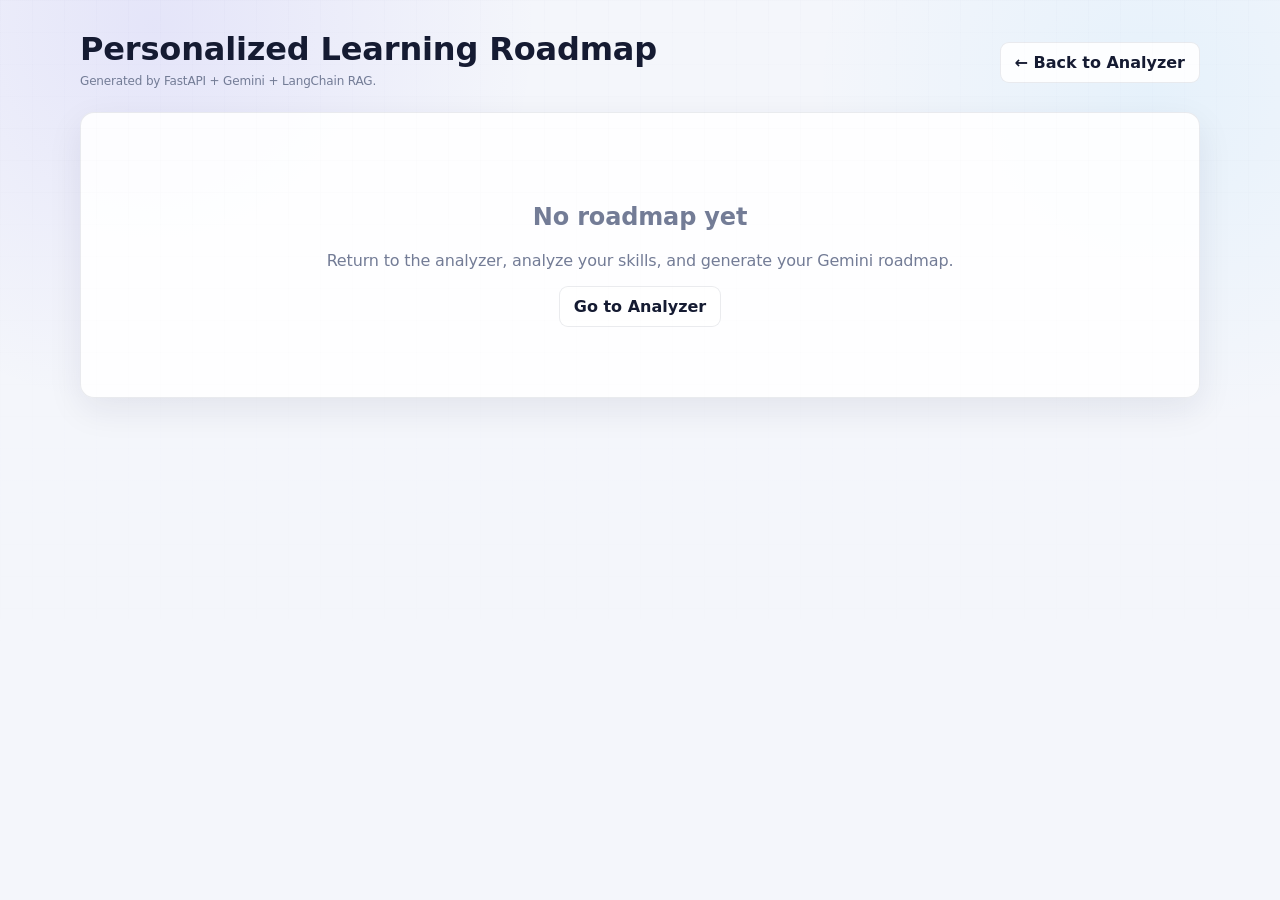
<file: frontend/roadmap.html>
<html><head><meta charset='UTF-8'><meta name='viewport' content='width=device-width,initial-scale=1.0'><title>Personalized Roadmap</title><style>
:root{
  --nav:#071126;--nav2:#101b39;--primary:#5b4ce6;--primary2:#7668f5;
  --bg:#f7f8fc;--card:#fff;--text:#17203a;--muted:#6c7690;
  --border:#e4e7ef;--green:#18ae72;--orange:#f39a16;--red:#ef3f45;
}
*{box-sizing:border-box}
body{margin:0;font-family:Inter,ui-sans-serif,system-ui,-apple-system,BlinkMacSystemFont,"Segoe UI",sans-serif;background:var(--bg);color:var(--text)}
button,input,select{font:inherit}
button{cursor:pointer}
.app{min-height:100vh;display:grid;grid-template-columns:252px 1fr}
.sidebar{background:linear-gradient(180deg,#071126,#0c1631);color:#fff;padding:22px 15px;display:flex;flex-direction:column}
.logo{display:flex;align-items:center;gap:12px;padding:0 7px 20px;border-bottom:1px solid rgba(255,255,255,.14)}
.logoIcon{width:48px;height:48px;border:3px solid #7466ef;border-radius:50%;display:grid;place-items:center;font-size:24px}
.logoTitle{font-size:21px;font-weight:800;line-height:1}.logoTitle span{color:#8579ff}
.nav{margin-top:20px;display:grid;gap:7px}
.nav button{border:0;background:transparent;color:#e4e8f7;border-radius:9px;padding:12px 15px;text-align:left;display:flex;gap:14px;align-items:center;font-size:14px}
.nav button.active,.nav button:hover{background:#5146d8;color:#fff}
.navIcon{width:24px;text-align:center;font-size:20px}
.themeBox{margin-top:22px;border:1px solid rgba(255,255,255,.2);background:rgba(255,255,255,.05);border-radius:14px;padding:15px}
.themeHeader{display:flex;justify-content:space-between;font-size:13px;font-weight:700;margin-bottom:9px}
.themeOption{width:100%;border:0;background:transparent;color:#dce2f2;border-radius:9px;padding:10px;text-align:left;font-size:12px}
.themeOption.active{background:#5146d8;color:#fff}
.themeDot{display:inline-block;width:19px;height:19px;border-radius:50%;vertical-align:middle;margin-right:8px;background:#fff}
.proTip{margin-top:auto;border-radius:14px;padding:17px;background:linear-gradient(145deg,#3d3198,#4f45db);border:1px solid #7669ed}
.proTip h4{margin:0 0 10px;font-size:13px}.proTip p{font-size:12px;line-height:1.6;opacity:.9}
.proTip button{width:100%;border:0;border-radius:8px;background:#6558f0;color:#fff;padding:10px;font-weight:700}

.main{padding:13px 18px 25px;min-width:0}
.header{display:flex;justify-content:space-between;align-items:center;margin-bottom:10px}
.header h1{font-size:21px;margin:0 0 3px}.header p{margin:0;color:var(--muted);font-size:12px}
.headerActions{display:flex;align-items:center;gap:12px}
.scoreTop{border:1px solid var(--border);border-radius:10px;background:#fff;padding:7px 16px;text-align:center}.scoreTop b{display:block;color:#17a66b;font-size:23px}.scoreTop span{font-size:10px;color:#17a66b}
.themeBtn{width:42px;height:42px;border:1px solid var(--border);background:#fff;border-radius:50%;font-size:19px}.avatar{width:39px;height:39px;background:#17203a;color:#fff;border-radius:50%;display:grid;place-items:center;font-weight:700}

.grid{display:grid;grid-template-columns:minmax(0,1.08fr) minmax(0,1fr) minmax(235px,.55fr);gap:16px}
.card{background:var(--card);border:1px solid var(--border);border-radius:11px;padding:16px;min-width:0}
.heroLeft{min-height:330px}.heroRight{min-height:330px;display:flex;align-items:center}
.label{font-size:13px;font-weight:800;margin-bottom:8px}
select,.skillInputWrap{width:100%;height:44px;border:1px solid var(--border);border-radius:8px;background:#fff;color:var(--text)}
select{padding:0 12px}
.skillInputWrap{height:auto;min-height:83px;padding:9px;display:flex;flex-wrap:wrap;align-content:flex-start;gap:7px}
.tag{background:#f0f0f4;border-radius:6px;padding:6px 8px;font-size:11px;display:flex;gap:7px;align-items:center}.tag button{border:0;background:none;padding:0;color:#6e7486}
.skillInput{border:0;outline:0;min-width:150px;flex:1;padding:5px;background:transparent}
.tip{font-size:10px;color:var(--muted);margin:8px 0 13px}
.actionRow{display:flex;gap:10px}.primary{flex:1;border:0;border-radius:8px;background:var(--primary);color:#fff;padding:11px;font-weight:700}.secondary{border:1px solid var(--border);border-radius:8px;background:#fff;color:var(--primary);padding:11px 22px;font-weight:600}
.aiTitle{color:var(--primary);font-size:16px;font-weight:800;margin-bottom:10px}.aiText{font-size:11px;color:var(--muted);line-height:1.65;max-width:280px}.checks{display:grid;gap:9px;margin-top:16px;font-size:11px}.checks span:before{content:"✓";width:18px;height:18px;border-radius:50%;display:inline-grid;place-items:center;background:#dff7ec;color:var(--green);margin-right:8px;font-weight:800}
.aiVisual{margin-left:auto;font-size:68px;color:#776bf0;opacity:.55;line-height:.8}

.sectionTitle{font-size:13px;font-weight:800;display:flex;align-items:center;gap:8px;margin-bottom:13px}.sectionTitle span{color:var(--primary)}
.resultsCard{grid-column:1 / 2}.roadmapCard{grid-column:2 / 3}.reviewCard{grid-column:3 / 4;grid-row:1 / span 2}
.analysis{display:grid;grid-template-columns:135px 1fr;gap:15px;align-items:center}
.ring{width:125px;height:125px;border-radius:50%;background:conic-gradient(var(--primary) 0 55%,#e7e9ee 55% 100%);display:grid;place-items:center;position:relative}
.ring:after{content:"";position:absolute;width:95px;height:95px;border-radius:50%;background:#fff}
.ringInner{position:relative;z-index:1;text-align:center}.ringInner b{display:block;font-size:26px}.ringInner small{font-size:9px;color:var(--muted)}
.twoLists{display:grid;grid-template-columns:1fr 1fr;gap:10px}.listTitle{font-size:10px;font-weight:800;margin-bottom:7px}.green{color:var(--green)}.red{color:var(--red)}
.skillRow{display:flex;justify-content:space-between;gap:4px;padding:7px;border-radius:6px;font-size:10px;margin-bottom:5px}.goodRow{background:#effaf5}.gapRow{background:#fff5ea}
.badge{font-size:8px;padding:2px 5px;border-radius:5px;font-weight:700}.high{background:#ffe4e5;color:#d63138}.medium{background:#fff0d8;color:#c57900}
.foundation{font-size:9px;color:var(--muted);line-height:1.5;margin-top:8px}
.roadHeader{display:flex;justify-content:space-between;align-items:center}.generate{border:0;background:var(--primary);color:#fff;border-radius:7px;padding:9px 11px;font-size:10px;font-weight:700}
.roadItem{display:grid;grid-template-columns:28px 1fr auto;gap:10px;padding:10px 0;border-bottom:1px solid var(--border);align-items:start}.roadNum{width:25px;height:25px;border-radius:50%;display:grid;place-items:center;color:#fff;font-weight:800;font-size:11px;background:var(--primary)}.roadItem:nth-child(3) .roadNum{background:#f39a16}.roadItem:nth-child(4) .roadNum{background:#f39a16}.roadItem:nth-child(5) .roadNum{background:#22b777}
.roadItem h4{font-size:11px;margin:0}.roadItem p{font-size:9px;color:var(--muted);line-height:1.5;margin:4px 0 0}.details{border:1px solid var(--border);background:#fff;border-radius:6px;padding:7px;font-size:9px}.time{font-size:9px;color:var(--muted);white-space:nowrap}.fullRoadmap{width:100%;margin-top:9px;border:1px solid #cfc9ff;background:#faf9ff;color:var(--primary);border-radius:7px;padding:9px;font-size:10px;font-weight:700}

.resources{grid-column:1 / 3}.resourceGrid{display:grid;grid-template-columns:repeat(4,1fr);gap:9px}.resource{border:1px solid var(--border);border-radius:8px;padding:9px;display:flex;gap:8px;align-items:center}.resourceIcon{width:30px;height:30px;border-radius:50%;display:grid;place-items:center;background:#edf0ff;color:var(--primary);font-size:15px}.resource b{display:block;font-size:9px}.resource span{font-size:8px;color:var(--muted)}
.reviewCard{padding:15px}.reviewBlock{border-bottom:1px solid var(--border);padding-bottom:13px;margin-bottom:13px}.reviewBlock:last-child{border-bottom:0}.reviewTitle{font-size:11px;font-weight:800;color:var(--primary);margin-bottom:8px}.reviewText,.reviewList li{font-size:9px;line-height:1.6;color:var(--muted)}.reviewList{padding-left:15px;margin:5px 0}.reviewList.good li::marker{color:var(--green)}.reviewList.warn li::marker{color:var(--orange)}.verdict{background:#faf9ff;border-radius:9px;padding:12px}.verdict b{color:var(--primary);font-size:10px}

.toast{position:fixed;right:20px;bottom:20px;background:#17203a;color:#fff;padding:10px 14px;border-radius:8px;font-size:11px;display:none}.toast.show{display:block}

body.dark{--bg:#0b1020;--card:#151c31;--text:#edf1ff;--muted:#9da8c2;--border:#2a3450}
body.dark .scoreTop,body.dark .themeBtn,body.dark .secondary,body.dark select,body.dark .skillInputWrap,body.dark .details,body.dark .fullRoadmap{background:var(--card);color:var(--text)}
body.dark .ring:after{background:var(--card)}body.dark .tag{background:#252d45}
body.ocean{--primary:#087fa5;--bg:#f1f8fa}.ocean .ring{background:conic-gradient(var(--primary) 0 55%,#dfe9ed 55%)} 
body.forest{--primary:#16865e;--bg:#f2f8f4}.forest .ring{background:conic-gradient(var(--primary) 0 55%,#e2ebe6 55%)}
body.sunset{--primary:#d55a32;--bg:#fff7f2}.sunset .ring{background:conic-gradient(var(--primary) 0 55%,#f0e2dc 55%)}

@media(max-width:1200px){.grid{grid-template-columns:1fr 1fr}.reviewCard{grid-column:1 / 3;grid-row:auto}.resources{grid-column:1 / 3}}
@media(max-width:760px){.app{grid-template-columns:1fr}.sidebar{display:none}.main{padding:14px}.grid{grid-template-columns:1fr}.reviewCard,.resources,.resultsCard,.roadmapCard{grid-column:1}.header{gap:10px}.scoreTop{display:none}.heroRight{min-height:230px}.analysis{grid-template-columns:1fr}.resourceGrid{grid-template-columns:1fr 1fr}}
@media(max-width:450px){.resourceGrid{grid-template-columns:1fr}.twoLists{grid-template-columns:1fr}.roadItem{grid-template-columns:28px 1fr}.details{grid-column:2;justify-self:start}}


:root{
  --bg:#f4f6fb;--card:rgba(255,255,255,.9);--text:#151b32;--muted:#737c96;
  --border:rgba(26,36,67,.09);--primary:#6557e8;--primary2:#8a7ff8;
  --glow:rgba(101,87,232,.22);--shadow:0 12px 35px rgba(25,31,61,.08);
  --shadow-hover:0 18px 45px rgba(25,31,61,.13)
}
body{
  background:
    radial-gradient(circle at 12% 3%,rgba(101,87,232,.11),transparent 27%),
    radial-gradient(circle at 90% 10%,rgba(61,185,255,.08),transparent 24%),var(--bg);
  letter-spacing:-.01em
}
body:before{
  content:"";position:fixed;inset:0;pointer-events:none;
  background-image:linear-gradient(rgba(100,100,130,.025) 1px,transparent 1px),
  linear-gradient(90deg,rgba(100,100,130,.025) 1px,transparent 1px);
  background-size:32px 32px;mask-image:linear-gradient(to bottom,rgba(0,0,0,.6),transparent 80%)
}
.sidebar{
  background:radial-gradient(circle at 15% 0%,rgba(124,112,255,.22),transparent 27%),
  linear-gradient(180deg,#060e22,#0b1530 58%,#0a1228);
  box-shadow:10px 0 40px rgba(3,8,25,.12)
}
.logoIcon{box-shadow:0 0 0 5px rgba(116,102,239,.08),0 0 28px rgba(116,102,239,.22)}
.nav button{transition:transform .18s,background .18s,box-shadow .18s}
.nav button:hover{transform:translateX(3px)}
.nav button.active{background:linear-gradient(100deg,#5a4ddd,#7164ed);box-shadow:0 9px 22px rgba(91,76,221,.28)}
.themeBox{backdrop-filter:blur(12px);background:rgba(255,255,255,.055)}
.main{position:relative}
.header{padding:4px 3px 10px}
.header h1{font-size:24px;letter-spacing:-.035em}
.scoreTop{box-shadow:var(--shadow);background:rgba(255,255,255,.82);backdrop-filter:blur(10px)}
.themeBtn,.avatar{box-shadow:0 8px 20px rgba(28,35,67,.08)}
.card{
  background:var(--card);backdrop-filter:blur(16px);
  border:1px solid rgba(255,255,255,.8);box-shadow:var(--shadow);
  transition:transform .2s,box-shadow .2s,border-color .2s
}
.card:hover{box-shadow:var(--shadow-hover);border-color:rgba(101,87,232,.13)}
.heroLeft,.heroRight{position:relative;overflow:hidden}
.heroLeft:before,.heroRight:before{
  content:"";position:absolute;width:190px;height:190px;border-radius:50%;
  background:radial-gradient(circle,rgba(101,87,232,.12),transparent 68%);
  right:-75px;top:-80px
}
select,.skillInputWrap{
  box-shadow:inset 0 1px 3px rgba(25,30,60,.025);
  transition:border-color .18s,box-shadow .18s
}
select:focus,.skillInputWrap:focus-within{
  outline:none;border-color:rgba(101,87,232,.5);
  box-shadow:0 0 0 4px rgba(101,87,232,.09)
}
.tag{
  background:linear-gradient(135deg,#f0efff,#f8f7ff);
  border:1px solid rgba(101,87,232,.08);
  box-shadow:0 2px 7px rgba(30,35,70,.04);
  transition:transform .15s,box-shadow .15s
}
.tag:hover{transform:translateY(-1px);box-shadow:0 5px 12px rgba(30,35,70,.08)}
.primary{
  background:linear-gradient(135deg,var(--primary),var(--primary2));
  box-shadow:0 9px 20px var(--glow);
  transition:transform .16s,box-shadow .16s,filter .16s
}
.primary:hover{transform:translateY(-2px);box-shadow:0 13px 26px rgba(101,87,232,.28);filter:saturate(1.05)}
.primary:active{transform:translateY(0)}
.secondary{transition:transform .16s,border-color .16s,box-shadow .16s}
.secondary:hover{transform:translateY(-1px);border-color:rgba(101,87,232,.25);box-shadow:0 7px 17px rgba(30,35,70,.06)}
.aiVisual{filter:drop-shadow(0 12px 20px rgba(101,87,232,.15))}
.checks span{display:flex;align-items:center}
.checks span:before{
  content:"✓";width:18px;height:18px;display:grid;place-items:center;border-radius:50%;
  background:#e8faf2;color:#17a66b;margin-right:7px;font-weight:800;font-size:9px
}
.ring{box-shadow:0 10px 30px rgba(101,87,232,.12)}
.reviewCard{background:linear-gradient(180deg,rgba(250,249,255,.96),rgba(255,255,255,.9))}
.roadItem{transition:background .16s,transform .16s;border-radius:9px}
.roadItem:hover{background:rgba(101,87,232,.035);transform:translateX(2px)}
.roadNum{box-shadow:0 5px 13px rgba(101,87,232,.18)}
.details{transition:background .15s,color .15s,border-color .15s}
.details:hover{background:#f5f3ff;color:var(--primary);border-color:#c9c3ff}
.resource{transition:transform .18s,box-shadow .18s,border-color .18s}
.resource:hover{transform:translateY(-3px);box-shadow:0 10px 22px rgba(30,35,70,.08);border-color:rgba(101,87,232,.18)}
.resourceIcon{box-shadow:0 5px 13px rgba(101,87,232,.1)}
.sectionTitle{letter-spacing:-.02em}
.sectionTitle span{display:grid;place-items:center;width:25px;height:25px;border-radius:7px;background:#efedff}
.fullRoadmap{background:linear-gradient(90deg,#faf9ff,#f5f3ff);transition:transform .15s,box-shadow .15s}
.fullRoadmap:hover{transform:translateY(-1px);box-shadow:0 7px 17px rgba(101,87,232,.09)}
.proTip{display:none!important}
body.dark{
  --bg:#080d1c;--card:rgba(19,27,48,.9);--text:#eef2ff;--muted:#9ca7c0;
  --border:rgba(255,255,255,.08);--shadow:0 15px 40px rgba(0,0,0,.24)
}
body.dark .scoreTop,body.dark .themeBtn,body.dark .secondary,
body.dark select,body.dark .skillInputWrap,body.dark .details,body.dark .fullRoadmap{background:rgba(20,28,49,.9);color:var(--text)}
body.dark .tag{background:#202942;color:#eef2ff}
body.ocean{--primary:#087fa5;--primary2:#21b5d5;--glow:rgba(8,127,165,.2)}
body.forest{--primary:#16865e;--primary2:#28ae7c;--glow:rgba(22,134,94,.2)}
body.sunset{--primary:#d55a32;--primary2:#ef8a4c;--glow:rgba(213,90,50,.2)}
@media(min-width:1300px){.main{padding-left:22px;padding-right:22px}.grid{gap:18px}.card{padding:18px}}
@media(max-width:760px){.header h1{font-size:20px}.card{border-radius:14px}}


.modal-backdrop{position:fixed;inset:0;background:rgba(8,13,30,.48);backdrop-filter:blur(7px);display:grid;place-items:center;z-index:100;padding:18px}
.modal-card{position:relative;width:min(480px,100%);background:var(--card);color:var(--text);border:1px solid var(--border);border-radius:16px;padding:24px;box-shadow:0 25px 80px rgba(0,0,0,.22);animation:modalIn .2s ease}
.modal-close{position:absolute;right:13px;top:12px;border:0;background:transparent;color:var(--muted);font-size:24px;cursor:pointer}
.modal-kicker{font-size:9px;font-weight:800;letter-spacing:.12em;color:var(--primary);margin-bottom:7px}
.modal-card h2{margin:0 0 8px;font-size:20px}.modal-card p{font-size:11px;line-height:1.7;color:var(--muted);margin-bottom:18px}
@keyframes modalIn{from{opacity:0;transform:translateY(8px) scale(.98)}to{opacity:1;transform:none}}
button:disabled{opacity:.65;cursor:not-allowed;transform:none!important}

.roadmapEmpty{padding:22px 10px;color:var(--muted);font-size:11px;line-height:1.7;text-align:center;border:1px dashed var(--border);border-radius:9px}
.loadingOverlay{position:fixed;inset:0;background:rgba(8,13,30,.35);backdrop-filter:blur(4px);display:none;place-items:center;z-index:999}.loadingOverlay.show{display:grid}.loadingCard{background:var(--card);color:var(--text);padding:22px 26px;border-radius:16px;box-shadow:0 25px 80px rgba(0,0,0,.2);text-align:center}.spinner{width:30px;height:30px;border:3px solid var(--border);border-top-color:var(--primary);border-radius:50%;animation:spin .8s linear infinite;margin:0 auto 10px}@keyframes spin{to{transform:rotate(360deg)}}
.markdown{font-size:11px;line-height:1.75;color:var(--muted)}.markdown h2{font-size:16px;color:var(--text);margin:18px 0 8px}.markdown h3{font-size:13px;color:var(--primary);margin:14px 0 6px}.markdown strong{color:var(--text)}.markdown ul{padding-left:20px}.markdown li{margin:4px 0}
.roadPage{max-width:1180px;margin:0 auto;padding:30px}.roadTop{display:flex;justify-content:space-between;gap:20px;align-items:center;margin-bottom:18px}.backBtn{border:1px solid var(--border);background:var(--card);color:var(--text);border-radius:9px;padding:10px 14px;font-weight:700}.heroRoad{background:linear-gradient(135deg,rgba(101,87,232,.1),rgba(255,255,255,.65));border:1px solid var(--border);border-radius:18px;padding:24px;box-shadow:var(--shadow);margin-bottom:18px}.roadGrid{display:grid;grid-template-columns:2fr 1fr;gap:18px}.roadCard{background:var(--card);border:1px solid var(--border);border-radius:14px;padding:20px;box-shadow:var(--shadow)}.emptyRoad{text-align:center;padding:70px 20px;color:var(--muted)}.meta{display:flex;gap:8px;flex-wrap:wrap;margin-top:10px}.meta span{padding:6px 9px;border-radius:8px;background:rgba(101,87,232,.08);font-size:10px;color:var(--primary);font-weight:700}.focusList{display:grid;gap:8px;margin-top:10px}.focus{padding:10px;border:1px solid var(--border);border-radius:9px;font-size:11px}.focus b{color:var(--text)}@media(max-width:800px){.roadPage{padding:16px}.roadGrid{grid-template-columns:1fr}.roadTop{align-items:flex-start;flex-direction:column}}</style></head><body><div class='roadPage'><div class='roadTop'><div><h1 style='margin:0'>Personalized Learning Roadmap</h1><p style='color:var(--muted);font-size:12px;margin:6px 0'>Generated by FastAPI + Gemini + LangChain RAG.</p></div><button class='backBtn' onclick="location.href='/'">← Back to Analyzer</button></div><div id='content'></div></div><script>function esc(s){return String(s||"").replace(/[&<>"']/g,c=>({"&":"&amp;","<":"&lt;",">":"&gt;",'"':"&quot;","'":"&#039;"}[c]));}function md(s){let x=esc(s||"");x=x.replace(/^### (.*)$/gm,"<h3>$1</h3>").replace(/^## (.*)$/gm,"<h2>$1</h2>").replace(/^# (.*)$/gm,"<h2>$1</h2>").replace(/\*\*(.*?)\*\*/g,"<strong>$1</strong>").replace(/^\s*[-*] (.*)$/gm,"<li>$1</li>");x=x.replace(/(<li>.*<\/li>\n?)+/g,m=>"<ul>"+m+"</ul>").replace(/\n{2,}/g,"<br><br>").replace(/\n/g,"<br>");return x}const d=JSON.parse(localStorage.getItem("skillGapAnalysis")||"null"),r=localStorage.getItem("skillGapRoadmap")||"",c=document.getElementById("content");if(!d||!r){c.innerHTML='<div class="roadCard emptyRoad"><h2>No roadmap yet</h2><p>Return to the analyzer, analyze your skills, and generate your Gemini roadmap.</p><button class="backBtn" onclick="location.href=\'/\'">Go to Analyzer</button></div>'}else{const g=d.skill_gaps||[];c.innerHTML=`<div class="heroRoad"><div style="font-size:10px;color:var(--primary);font-weight:800;letter-spacing:.12em">TARGET ROLE</div><h2 style="margin:6px 0">${esc(d.role)}</h2><div class="meta"><span>Match ${esc(d.match_percentage)}%</span><span>${g.length} skill gaps</span><span>${d.matched_skills.length} matched skills</span></div></div><div class="roadGrid"><section class="roadCard"><div class="sectionTitle"><span>▱</span> AI-Generated Roadmap</div><div class="markdown">${md(r)}</div></section><aside class="roadCard"><div class="sectionTitle"><span>⚠</span> Skills to Close</div><div class="focusList">${g.map(x=>`<div class="focus"><b>${esc(x.skill)}</b><br><small>${esc(x.importance)} priority · ${esc(x.category)}</small></div>`).join("")}</div><button class="primary" style="width:100%;margin-top:15px" onclick="location.href='/'">← Analyze Again</button></aside></div>`}</script></body></html>
</file>
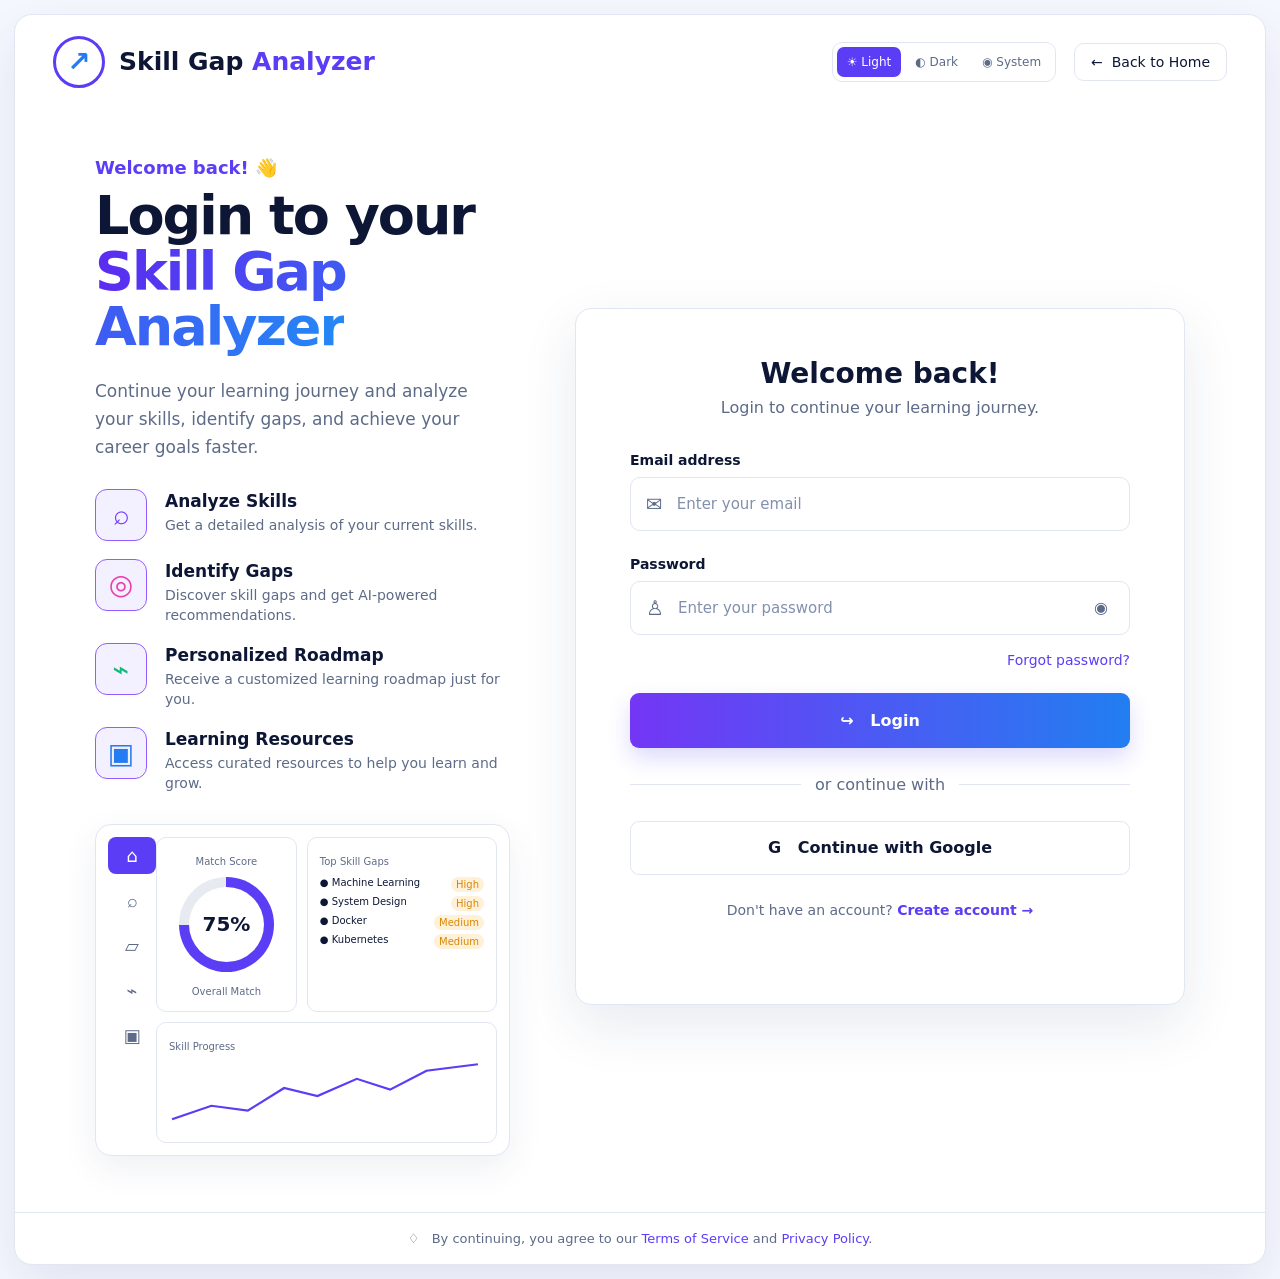
<file: frontend/auth/login.html>
<!DOCTYPE html>
<html lang="en">
<head>
<meta charset="UTF-8">
<meta name="viewport" content="width=device-width, initial-scale=1.0">
<title>Login | Skill Gap Analyzer</title>
<link rel="stylesheet" href="auth.css">

<style>
/* =========================================================
   LOGIN-SPECIFIC ERROR / RESET UI
   ========================================================= */

.auth-message {
  min-height: 22px;
  text-align: center;
  margin-top: 16px;
  padding: 0 4px;
  font-size: 13px;
  line-height: 1.5;
  font-weight: 600;
}

.auth-message.error {
  color: #d9364f;
}

.auth-message.success {
  color: #07966b;
}

.reset-box {
  margin: 20px 0 4px;
  padding: 18px;
  border: 1px solid var(--border);
  border-radius: 12px;
  background: var(--input);
}

.reset-box[hidden] {
  display: none;
}

.reset-box h3 {
  margin: 0 0 6px;
  font-size: 17px;
}

.reset-box p {
  margin: 0 0 16px;
  color: var(--muted);
  font-size: 13px;
  line-height: 1.5;
}

.reset-actions {
  display: grid;
  grid-template-columns: 1fr 1fr;
  gap: 10px;
}

.reset-actions button {
  height: 44px;
  border-radius: 8px;
  cursor: pointer;
}

.reset-submit {
  border: 0;
  background: linear-gradient(90deg,#7436f5,#227ef1);
  color: white;
  font-weight: 700;
}

.reset-cancel {
  border: 1px solid var(--border);
  background: var(--input);
  color: var(--text);
}
</style>
</head>

<body class="system">

<div class="page-shell">

<header class="topbar">

  <a class="brand" href="/">
    <span class="brand-mark">↗</span>
    <span>Skill Gap <b>Analyzer</b></span>
  </a>

  <div class="top-actions">

    <div class="theme-switcher">
      <button class="theme-btn" data-theme-choice="light">
        ☀ Light
      </button>

      <button class="theme-btn" data-theme-choice="dark">
        ◐ Dark
      </button>

      <button class="theme-btn" data-theme-choice="system">
        ◉ System
      </button>
    </div>

    <a class="back-home" href="/">
      ← &nbsp;Back to Home
    </a>

  </div>

</header>


<main class="auth-layout">


<section class="intro">

  <p class="eyebrow">
    Welcome back! 👋
  </p>

  <h1>
    Login to your<br>
    <span>Skill Gap Analyzer</span>
  </h1>

  <p class="intro-copy">
    Continue your learning journey and analyze your skills,
    identify gaps, and achieve your career goals faster.
  </p>


  <div class="feature-list">

    <div class="feature">
      <div class="feature-icon">⌕</div>

      <div>
        <strong>Analyze Skills</strong>
        <p>
          Get a detailed analysis of your current skills.
        </p>
      </div>
    </div>


    <div class="feature">
      <div class="feature-icon pink">◎</div>

      <div>
        <strong>Identify Gaps</strong>
        <p>
          Discover skill gaps and get AI-powered recommendations.
        </p>
      </div>
    </div>


    <div class="feature">
      <div class="feature-icon green">⌁</div>

      <div>
        <strong>Personalized Roadmap</strong>
        <p>
          Receive a customized learning roadmap just for you.
        </p>
      </div>
    </div>


    <div class="feature">
      <div class="feature-icon blue">▣</div>

      <div>
        <strong>Learning Resources</strong>
        <p>
          Access curated resources to help you learn and grow.
        </p>
      </div>
    </div>

  </div>


  <div class="mini-dashboard">

    <div class="mini-sidebar">
      <div class="mini-active">⌂</div>
      <div>⌕</div>
      <div>▱</div>
      <div>⌁</div>
      <div>▣</div>
    </div>

    <div class="mini-main">

      <div class="mini-cards">

        <div class="score-card">

          <small>Match Score</small>

          <div class="ring">
            <b>75%</b>
          </div>

          <small>Overall Match</small>

        </div>


        <div class="gap-card">

          <small>Top Skill Gaps</small>

          <p>
            ● Machine Learning
            <em>High</em>
          </p>

          <p>
            ● System Design
            <em>High</em>
          </p>

          <p>
            ● Docker
            <em>Medium</em>
          </p>

          <p>
            ● Kubernetes
            <em>Medium</em>
          </p>

        </div>

      </div>


      <div class="chart-card">

        <small>Skill Progress</small>

        <svg
          viewBox="0 0 520 130"
          preserveAspectRatio="none"
        >
          <polyline
            points="5,110 70,85 130,94 190,52 245,67 310,35 365,55 425,20 510,8"
            fill="none"
            stroke="currentColor"
            stroke-width="4"
          />
        </svg>

      </div>

    </div>

  </div>

</section>



<section class="auth-card">

  <div class="card-heading">

    <h2>
      Welcome back!
    </h2>

    <p>
      Login to continue your learning journey.
    </p>

  </div>


  <form id="loginForm" novalidate>

    <label>
      Email address
    </label>

    <div class="input-wrap">

      <span>✉</span>

      <input
        id="loginEmail"
        type="email"
        autocomplete="email"
        placeholder="Enter your email"
        required
      >

    </div>


    <label>
      Password
    </label>

    <div class="input-wrap">

      <span>♙</span>

      <input
        id="loginPassword"
        type="password"
        autocomplete="current-password"
        placeholder="Enter your password"
        required
      >

      <button
        class="password-toggle"
        type="button"
        data-toggle-password="loginPassword"
        aria-label="Show password"
      >
        ◉
      </button>

    </div>


    <div class="form-row">

      <span></span>

      <a
        href="#"
        id="forgotPassword"
      >
        Forgot password?
      </a>

    </div>


    <button
      class="primary-btn"
      type="submit"
    >
      ↪ &nbsp; Login
    </button>


    <!-- =====================================================
         FORGOT PASSWORD PANEL
         ===================================================== -->

    <div
      class="reset-box"
      id="resetBox"
      hidden
    >

      <h3>
        Reset your password
      </h3>

      <p>
        Enter the email you used to register and choose a new
        password.
      </p>


      <label>
        Account email
      </label>

      <div class="input-wrap">

        <span>✉</span>

        <input
          id="resetEmail"
          type="email"
          autocomplete="email"
          placeholder="Enter your account email"
        >

      </div>


      <label>
        New password
      </label>

      <div class="input-wrap">

        <span>♙</span>

        <input
          id="resetNewPassword"
          type="password"
          autocomplete="new-password"
          placeholder="At least 8 characters"
        >

        <button
          class="password-toggle"
          type="button"
          data-toggle-password="resetNewPassword"
          aria-label="Show password"
        >
          ◉
        </button>

      </div>


      <label>
        Confirm new password
      </label>

      <div class="input-wrap">

        <span>♙</span>

        <input
          id="resetConfirmPassword"
          type="password"
          autocomplete="new-password"
          placeholder="Confirm new password"
        >

        <button
          class="password-toggle"
          type="button"
          data-toggle-password="resetConfirmPassword"
          aria-label="Show password"
        >
          ◉
        </button>

      </div>


      <div class="reset-actions">

        <button
          type="button"
          class="reset-cancel"
          id="cancelReset"
        >
          Cancel
        </button>

        <button
          type="submit"
          form="resetForm"
          class="reset-submit"
        >
          Reset Password
        </button>

      </div>

    </div>


    <!-- Hidden form used by the reset panel -->
    <form id="resetForm" novalidate></form>


    <div class="divider">
      <span>
        or continue with
      </span>
    </div>


    <button
      class="google-btn"
      type="button"
      id="googleDemo"
    >
      G &nbsp; Continue with Google
    </button>


    <p class="switch-text">
      Don't have an account?
      <a href="register.html">
        Create account →
      </a>
    </p>


    <!--
      Error and success messages appear HERE on the screen.
      Examples:
      "Incorrect password. Please try again or use Forgot password."
      "No account was found with this email address."
      "Password reset successfully..."
    -->

    <div
      id="authMessage"
      class="auth-message"
      aria-live="polite"
    ></div>

  </form>

</section>

</main>


<footer>
  ♢ &nbsp;
  By continuing, you agree to our
  <a href="#">Terms of Service</a>
  and
  <a href="#">Privacy Policy</a>.
</footer>

</div>


<script src="auth.js"></script>

</body>
</html>
</file>
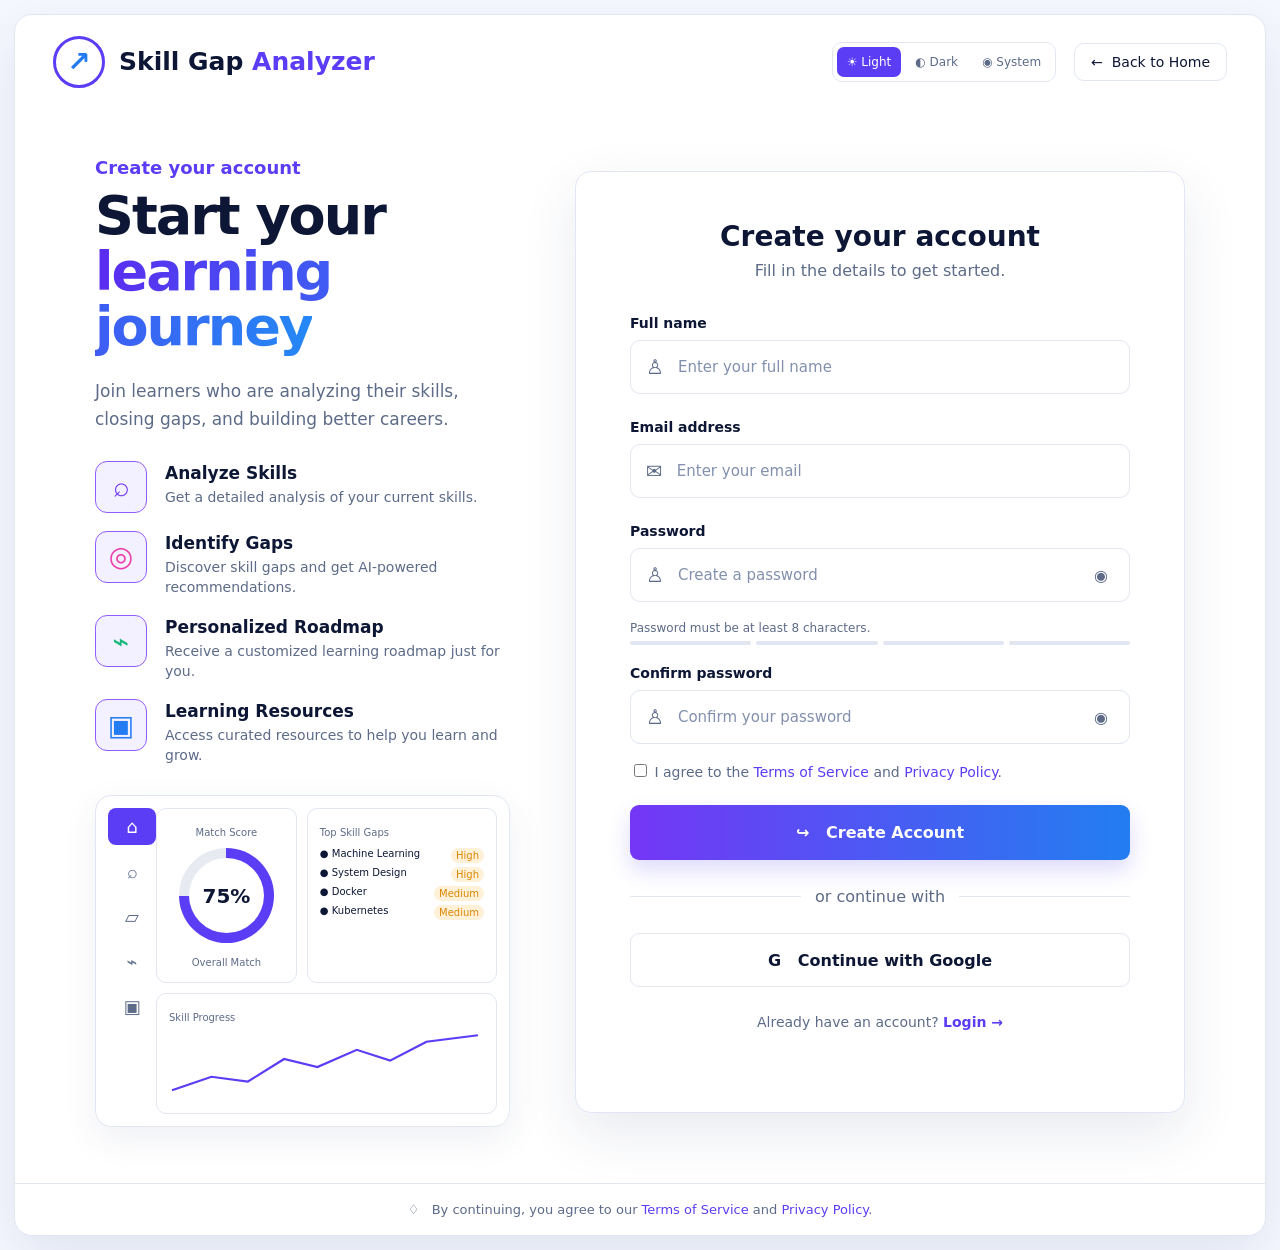
<file: frontend/auth/register.html>
<!DOCTYPE html>
<html lang="en">
<head>
<meta charset="UTF-8">
<meta name="viewport" content="width=device-width, initial-scale=1.0">
<title>Create Account | Skill Gap Analyzer</title>
<link rel="stylesheet" href="auth.css">
</head>
<body class="system">
<div class="page-shell">
<header class="topbar">
  <a class="brand" href="/"><span class="brand-mark">↗</span><span>Skill Gap <b>Analyzer</b></span></a>
  <div class="top-actions">
    <div class="theme-switcher">
      <button class="theme-btn" data-theme-choice="light">☀ Light</button>
      <button class="theme-btn" data-theme-choice="dark">◐ Dark</button>
      <button class="theme-btn" data-theme-choice="system">◉ System</button>
    </div>
    <a class="back-home" href="/">← &nbsp;Back to Home</a>
  </div>
</header>

<main class="auth-layout">
<section class="intro">
  <p class="eyebrow">Create your account</p>
  <h1>Start your<br><span>learning journey</span></h1>
  <p class="intro-copy">Join learners who are analyzing their skills, closing gaps, and building better careers.</p>
  <div class="feature-list">
    <div class="feature"><div class="feature-icon">⌕</div><div><strong>Analyze Skills</strong><p>Get a detailed analysis of your current skills.</p></div></div>
    <div class="feature"><div class="feature-icon pink">◎</div><div><strong>Identify Gaps</strong><p>Discover skill gaps and get AI-powered recommendations.</p></div></div>
    <div class="feature"><div class="feature-icon green">⌁</div><div><strong>Personalized Roadmap</strong><p>Receive a customized learning roadmap just for you.</p></div></div>
    <div class="feature"><div class="feature-icon blue">▣</div><div><strong>Learning Resources</strong><p>Access curated resources to help you learn and grow.</p></div></div>
  </div>
  <div class="mini-dashboard">
    <div class="mini-sidebar"><div class="mini-active">⌂</div><div>⌕</div><div>▱</div><div>⌁</div><div>▣</div></div>
    <div class="mini-main">
      <div class="mini-cards">
        <div class="score-card"><small>Match Score</small><div class="ring"><b>75%</b></div><small>Overall Match</small></div>
        <div class="gap-card"><small>Top Skill Gaps</small><p>● Machine Learning <em>High</em></p><p>● System Design <em>High</em></p><p>● Docker <em>Medium</em></p><p>● Kubernetes <em>Medium</em></p></div>
      </div>
      <div class="chart-card"><small>Skill Progress</small><svg viewBox="0 0 520 130" preserveAspectRatio="none"><polyline points="5,110 70,85 130,94 190,52 245,67 310,35 365,55 425,20 510,8" fill="none" stroke="currentColor" stroke-width="4"/></svg></div>
    </div>
  </div>
</section>

<section class="auth-card">
  <div class="card-heading"><h2>Create your account</h2><p>Fill in the details to get started.</p></div>
  <form id="registerForm" novalidate>
    <label>Full name</label>
    <div class="input-wrap"><span>♙</span><input id="registerName" type="text" autocomplete="name" placeholder="Enter your full name" required></div>

    <label>Email address</label>
    <div class="input-wrap"><span>✉</span><input id="registerEmail" type="email" autocomplete="email" placeholder="Enter your email" required></div>

    <label>Password</label>
    <div class="input-wrap"><span>♙</span><input id="registerPassword" type="password" autocomplete="new-password" placeholder="Create a password" required><button class="password-toggle" type="button" data-toggle-password="registerPassword">◉</button></div>
    <p class="terms">Password must be at least 8 characters.</p>
    <div class="password-meter"><i></i><i></i><i></i><i></i></div>

    <label>Confirm password</label>
    <div class="input-wrap"><span>♙</span><input id="confirmPassword" type="password" autocomplete="new-password" placeholder="Confirm your password" required><button class="password-toggle" type="button" data-toggle-password="confirmPassword">◉</button></div>

    <p class="terms"><label style="display:inline;font-weight:400"><input id="agreeTerms" type="checkbox"> I agree to the <a href="#">Terms of Service</a> and <a href="#">Privacy Policy</a>.</label></p>

    <button class="primary-btn" type="submit">↪ &nbsp; Create Account</button>
    <div class="divider"><span>or continue with</span></div>
    <button class="google-btn" type="button" id="googleDemo">G &nbsp; Continue with Google</button>
    <p class="switch-text">Already have an account? <a href="login.html">Login →</a></p>
    <div id="authMessage" class="auth-message" aria-live="polite"></div>
  </form>
</section>
</main>
<footer>♢ &nbsp; By continuing, you agree to our <a href="#">Terms of Service</a> and <a href="#">Privacy Policy</a>.</footer>
</div>
<script src="auth.js"></script>
</body>
</html>
</file>
<file: frontend/auth/auth.css>
:root{
  --bg:#f6f8ff; --panel:#ffffff; --text:#0d1735; --muted:#5d6b88;
  --border:#e1e6f2; --primary:#5b3df5; --primary2:#247cf3;
  --input:#ffffff; --shadow:0 20px 55px rgba(31,48,96,.10);
}
*{box-sizing:border-box}
html,body{margin:0;min-height:100%;font-family:Inter,ui-sans-serif,system-ui,-apple-system,BlinkMacSystemFont,"Segoe UI",sans-serif}
body{background:var(--bg);color:var(--text);transition:.2s}
body.dark{
  --bg:#060b1c; --panel:#0c1328; --text:#f5f7ff; --muted:#aab5d0;
  --border:#263251; --input:#0b1226; --shadow:0 20px 60px rgba(0,0,0,.35);
}
body.system{background:var(--bg)}
@media (prefers-color-scheme:dark){
  body.system{
    --bg:#060b1c;--panel:#0c1328;--text:#f5f7ff;--muted:#aab5d0;
    --border:#263251;--input:#0b1226;--shadow:0 20px 60px rgba(0,0,0,.35)
  }
}
a{color:var(--primary);text-decoration:none}
button,input{font:inherit}
.page-shell{width:min(1480px,calc(100% - 28px));min-height:calc(100vh - 28px);margin:14px auto;border:1px solid var(--border);border-radius:18px;background:var(--panel);box-shadow:var(--shadow);overflow:hidden}
.topbar{height:94px;padding:22px 38px;display:flex;align-items:center;justify-content:space-between;border-bottom:1px solid transparent}
.brand{display:flex;align-items:center;gap:14px;color:var(--text);font-size:25px;font-weight:800}
.brand b{color:var(--primary)}
.brand-mark{width:52px;height:52px;border:3px solid var(--primary);border-radius:50%;display:grid;place-items:center;color:var(--primary2);font-size:28px}
.top-actions{display:flex;align-items:center;gap:18px}
.theme-switcher{display:flex;gap:4px;padding:4px;border:1px solid var(--border);border-radius:10px;background:var(--input)}
.theme-btn{border:0;background:transparent;color:var(--muted);padding:8px 10px;border-radius:7px;cursor:pointer;font-size:12px}
.theme-btn.active{background:var(--primary);color:white}
.back-home{padding:10px 16px;border:1px solid var(--border);border-radius:10px;color:var(--text);background:var(--input);font-size:14px}
.auth-layout{display:grid;grid-template-columns:1fr minmax(420px,610px);gap:65px;padding:28px 80px 36px;align-items:center}
.intro{padding:20px 0}
.eyebrow{color:var(--primary);font-size:18px;font-weight:700;margin:0 0 10px}
h1{font-size:54px;line-height:1.03;letter-spacing:-2px;margin:0 0 22px}
h1 span{background:linear-gradient(90deg,#5b2cf0,#2488f5);-webkit-background-clip:text;background-clip:text;color:transparent}
.intro-copy{font-size:17px;line-height:1.65;color:var(--muted);max-width:570px;margin-bottom:28px}
.feature-list{display:grid;gap:18px}
.feature{display:flex;gap:18px;align-items:flex-start}
.feature-icon{width:52px;height:52px;flex:none;border:1px solid #925cff;background:rgba(103,64,245,.08);border-radius:12px;display:grid;place-items:center;color:#713cff;font-size:28px}
.feature-icon.pink{color:#ec3eaa}.feature-icon.green{color:#16b978}.feature-icon.blue{color:#247cf3}
.feature strong{display:block;font-size:17px;margin:2px 0 5px}.feature p{margin:0;color:var(--muted);line-height:1.4;font-size:14px}
.mini-dashboard{margin-top:30px;border:1px solid var(--border);border-radius:16px;padding:12px;display:flex;background:var(--input);box-shadow:0 12px 35px rgba(48,62,110,.08);max-width:620px}
.mini-sidebar{width:48px;display:grid;align-content:start;gap:8px;color:var(--muted);text-align:center;font-size:18px}
.mini-sidebar div{padding:8px;border-radius:8px}.mini-active{background:var(--primary);color:#fff}
.mini-main{flex:1}.mini-cards{display:grid;grid-template-columns:1fr 1.35fr;gap:10px}
.score-card,.gap-card,.chart-card{border:1px solid var(--border);border-radius:10px;padding:12px;background:var(--panel)}
.score-card{text-align:center}.score-card small,.gap-card small,.chart-card small{font-size:10px;color:var(--muted)}
.ring{width:95px;height:95px;margin:8px auto;border-radius:50%;display:grid;place-items:center;background:conic-gradient(var(--primary) 0 75%,#e7eaf1 75%);position:relative}
.ring:after{content:"";position:absolute;inset:10px;border-radius:50%;background:var(--panel)}
.ring b{position:relative;z-index:1;font-size:20px}
.gap-card p{font-size:10px;margin:8px 0}.gap-card em{float:right;background:#fff0d8;border-radius:10px;padding:2px 5px;font-style:normal;color:#d98700}
.chart-card{margin-top:10px}.chart-card svg{width:100%;height:70px;color:var(--primary);display:block;margin-top:6px}
.auth-card{border:1px solid var(--border);border-radius:16px;padding:48px 54px;background:var(--panel);box-shadow:var(--shadow)}
.card-heading{text-align:center;margin-bottom:35px}.card-heading h2{font-size:28px;margin:0 0 8px}.card-heading p{color:var(--muted);margin:0}
form label{display:block;font-weight:650;font-size:14px;margin:0 0 9px}
.input-wrap{height:54px;border:1px solid var(--border);border-radius:10px;background:var(--input);display:flex;align-items:center;padding:0 15px;gap:12px;margin-bottom:25px}
.input-wrap span{color:var(--muted);font-size:20px}.input-wrap input{min-width:0;flex:1;border:0;outline:0;background:transparent;color:var(--text);font-size:15px}.input-wrap input::placeholder{color:#8290ad}
.password-toggle{border:0;background:none;color:var(--muted);cursor:pointer}
.form-row{display:flex;justify-content:space-between;margin:-8px 0 25px;font-size:14px}
.primary-btn{width:100%;height:55px;border:0;border-radius:9px;color:white;background:linear-gradient(90deg,#7436f5,#227ef1);font-weight:750;cursor:pointer;box-shadow:0 10px 22px rgba(81,69,235,.20)}
.primary-btn:disabled{opacity:.65;cursor:not-allowed}
.divider{display:flex;align-items:center;gap:14px;color:var(--muted);margin:27px 0}.divider:before,.divider:after{content:"";height:1px;background:var(--border);flex:1}
.google-btn{width:100%;height:54px;border:1px solid var(--border);border-radius:9px;background:var(--input);color:var(--text);cursor:pointer;font-weight:650}
.switch-text{text-align:center;color:var(--muted);font-size:14px;margin:27px 0 0}.switch-text a{font-weight:700}
.auth-message{min-height:20px;text-align:center;margin-top:14px;font-size:13px}.auth-message.error{color:#df3f55}.auth-message.success{color:#0b9d70}
.password-meter{display:flex;gap:5px;margin-top:-18px;margin-bottom:20px}.password-meter i{height:4px;flex:1;border-radius:10px;background:var(--border)}.password-meter i.on{background:var(--primary)}
.terms{font-size:12px;color:var(--muted);line-height:1.5;margin:-8px 0 22px}.terms input{accent-color:var(--primary)}
footer{text-align:center;border-top:1px solid var(--border);padding:18px;color:var(--muted);font-size:13px}
@media(max-width:1050px){.auth-layout{grid-template-columns:1fr;padding:30px 45px}.intro{max-width:760px;margin:auto}.auth-card{max-width:650px;width:100%;margin:auto}.mini-dashboard{display:none}}
@media(max-width:650px){.page-shell{width:100%;min-height:100vh;margin:0;border-radius:0}.topbar{height:auto;padding:18px;align-items:flex-start}.brand{font-size:19px}.brand-mark{width:42px;height:42px;font-size:22px}.theme-switcher{display:none}.back-home{font-size:12px;padding:8px 10px}.auth-layout{padding:15px 18px 30px;gap:20px}.intro{padding:10px 0}h1{font-size:40px}.intro-copy{font-size:15px}.auth-card{padding:30px 22px}.feature-list{gap:14px}}
</file>
